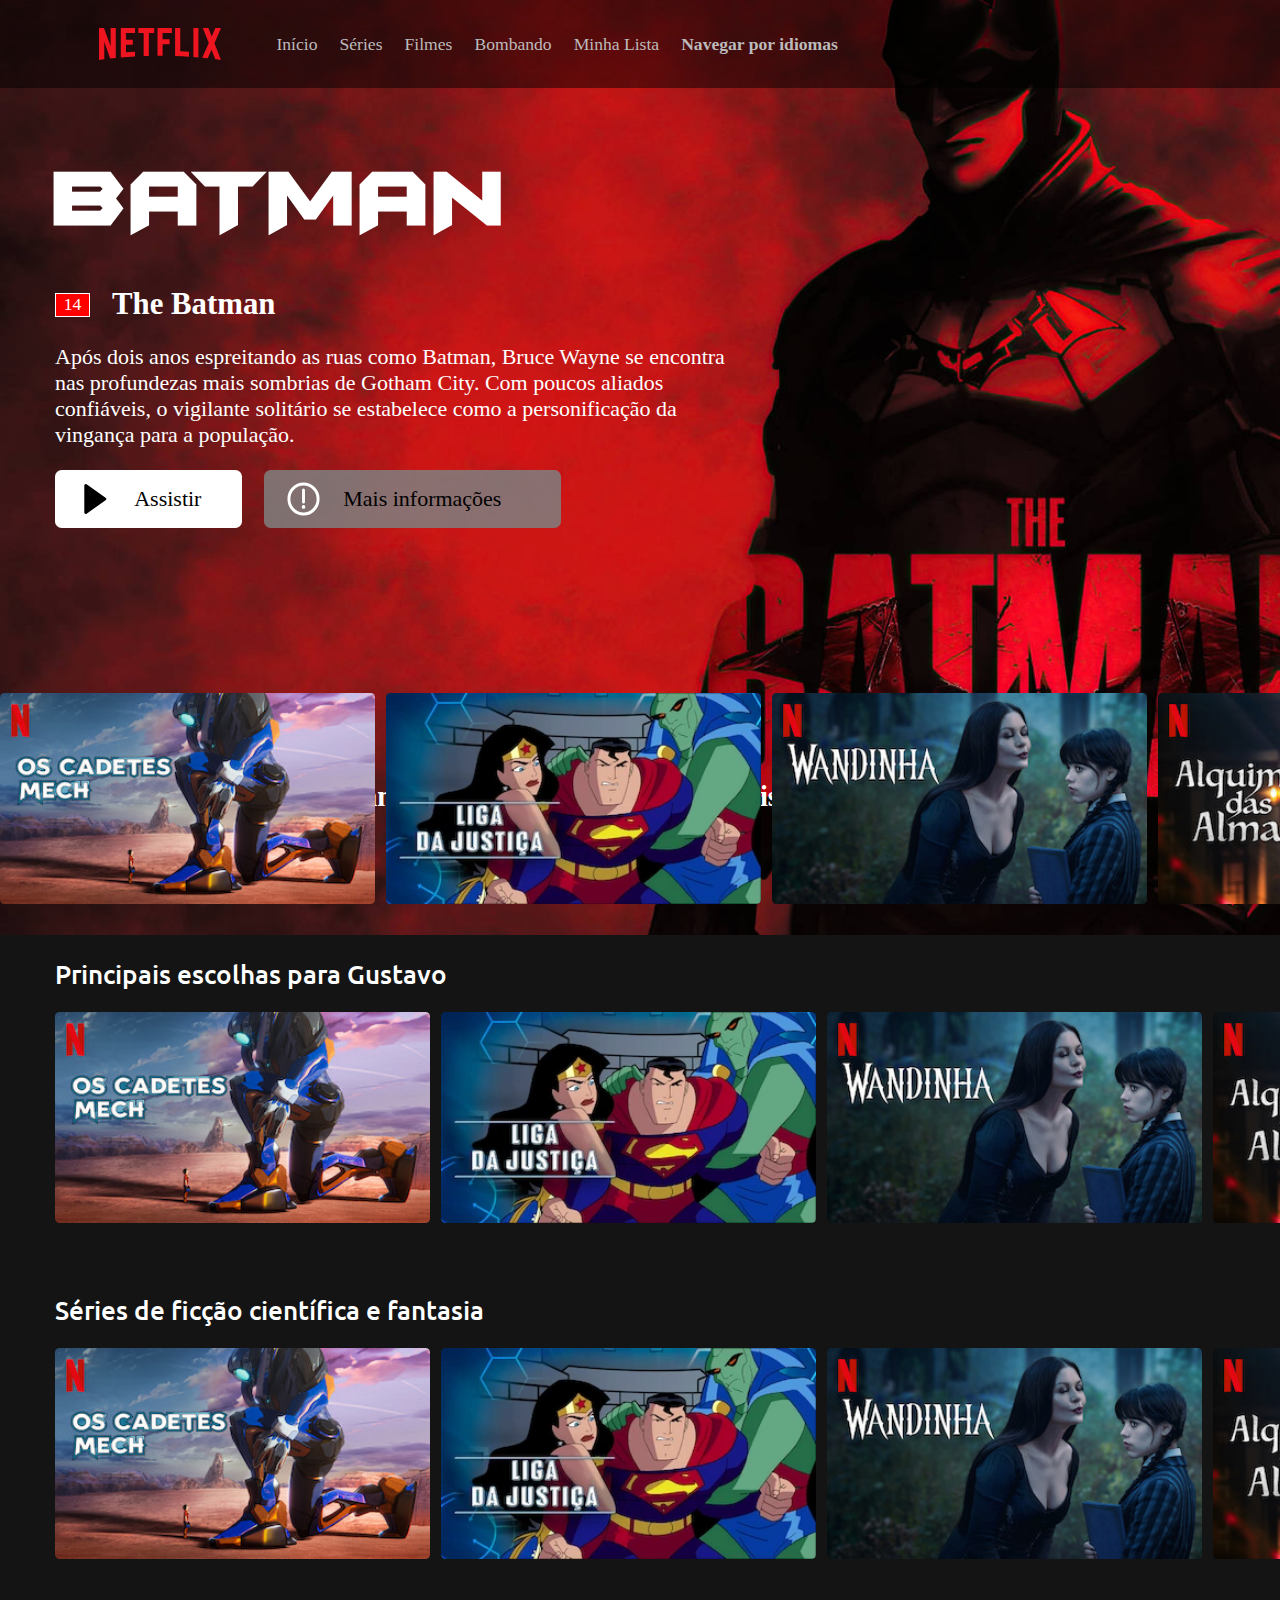
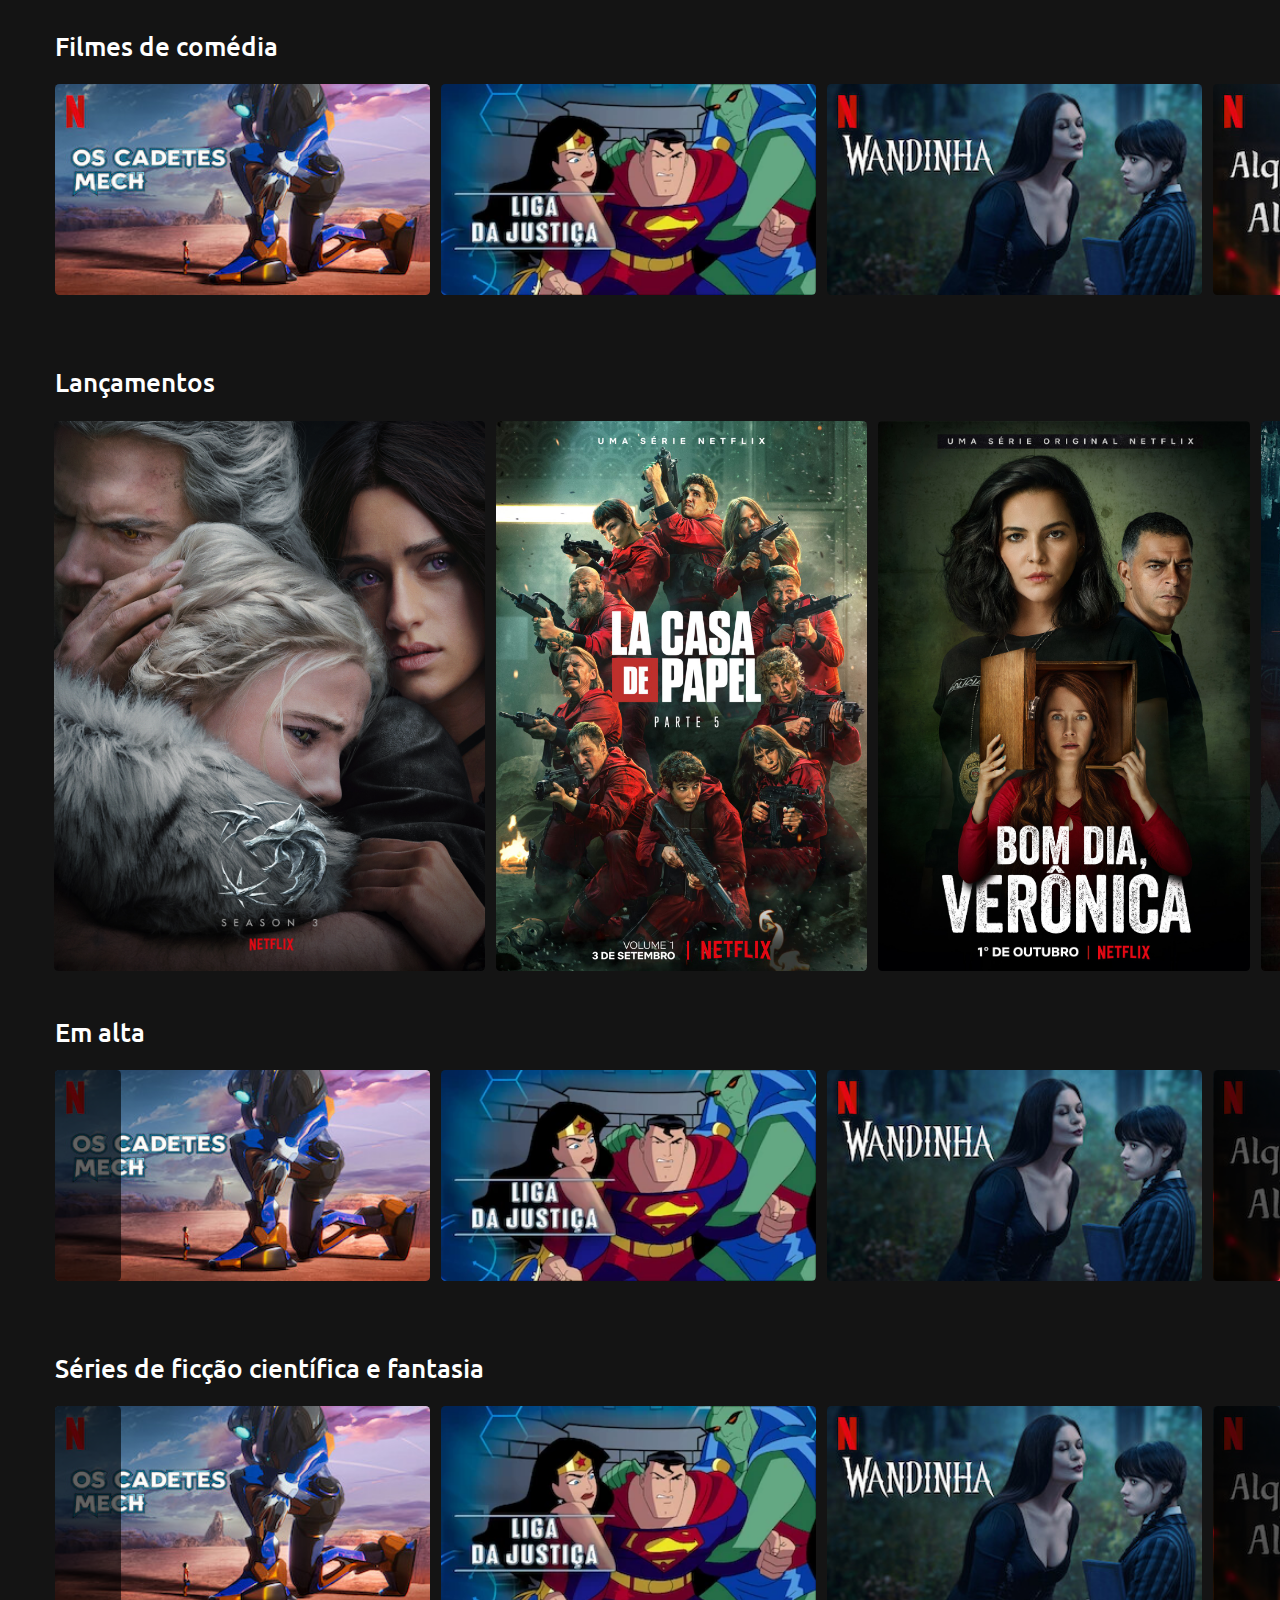
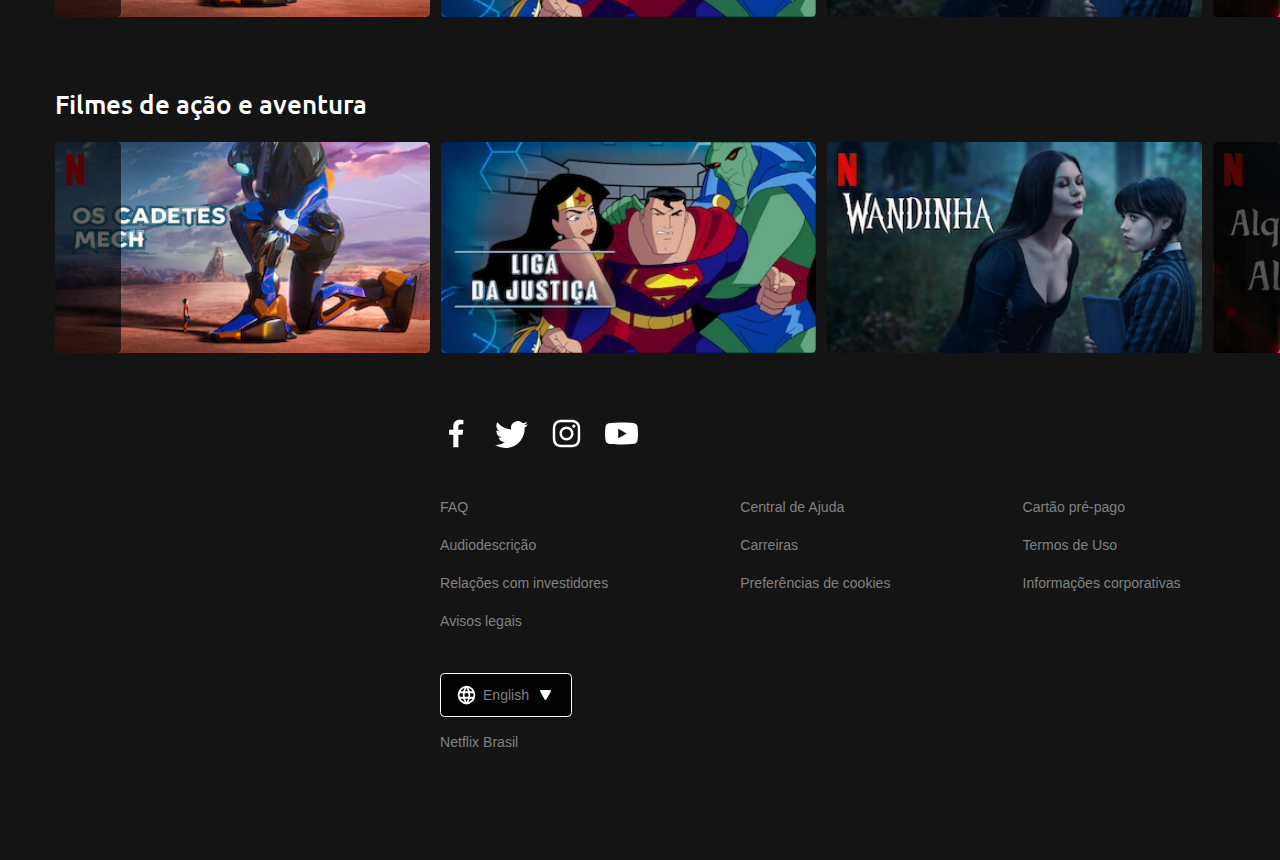
<file: index.html>
<!DOCTYPE html>
<html lang="pt-br">
<head>
    <meta charset="UTF-8">
    <meta name="viewport" content="width=device-width, initial-scale=1.0">
    <meta http-equiv="X-UA-Compatible" content="ie=edge">
    <link rel="stylesheet" href="style.css">
    <script src="app.js" defer></script>
    <title>Netlix - Inicio</title>
</head>
<body>  
    <main id="main_cima">
        <section id="secao1">
            <header>
                <div id="div_esquerda_header">
                    <img src="assets/logo_texto.svg" alt="Logo Netflix">
                    <nav id="links_header">
                        <a href="">Início</a>
                        <a href="">Séries</a>
                        <a href="">Filmes</a>
                        <a href="">Bombando</a>
                        <a href="">Minha Lista</a>
                        <a href="">Navegar por idiomas</a>
                    </nav>
                </div>
                <div id="div_direita_header">
                    <div id="div_botao">
                        <form id="form_header" action="">
                          <button id="botao_formulario"><img class="imgs_header_icons" src="assets/lupa.svg" alt=""></button>
                          <input type="search" name="input_formulario" id="input_formulario" placeholder="Títulos, gente e gêneros">
                        </form>
                      </div>
                    <a href="">Infantil</a>
                    <button><img class="imgs_header_icons" src="assets/alarme.svg" alt=""></button>
                    <div id="div_interior_div_direita_header">
                        <button>
                            <img id="img_shawn" src="assets/perfil1.png" alt="">
                            <img id="img_seta_cima" src="assets/seta_cima.svg" alt="">
                        </button>
                    </div>
                </div>
            </header>
            <main id="divs_secao1">
                <div id="div_cima_secao1">
                    <h1>BATMAN</h1>
                    <div id="div_indicacao_secao1">
                        <p>14</p>
                        <h2>The Batman</h2>
                    </div>
                    <p>Após dois anos espreitando as ruas como Batman, Bruce Wayne se encontra nas profundezas mais sombrias de Gotham City. Com poucos aliados confiáveis, o vigilante solitário se estabelece como a personificação da vingança para a população.</p>
                    <div id="div_botoes_secao1">
                        <button id="botao1_secao1"><img src="assets/seta_direita.svg" alt=""> Assistir</button>
                        <button id="botao2_secao1"><img src="assets/atencao_icon.svg" alt="">Mais informações</button>
                    </div>
                </div>
                <div id="div_slider_secao1">
                    <h3 class="titulos_secoes">Geeky: ficção científica, fantasia, super-heróis e muito mais</h3>
                    <div id="slider">
                        <button id="botao1_slider"><img id="botao1_slider_img" src="assets/seta_esquerda2.svg" alt=""></button>
                        <div id="div_slider">
                            <div id="div_slider_interno">
                                <img src="assets/img1.jpg" alt="">
                                <img src="assets/img2.jpg" alt="">
                                <img src="assets/img3.jpg" alt="">
                                <img src="assets/img4.jpg" alt="">
                                <img src="assets/img5.jpg" alt="">
                                <img src="assets/img6.jpg" alt="">
                                <img src="assets/img7.jpg" alt="">
                                <img src="assets/img8.jpg" alt="">
                                <img src="assets/img9.jpg" alt="">
                                <img src="assets/img10.jpg" alt="">
                                <img src="assets/img11.webp" alt="">
                                <img src="assets/img12.jpg" alt="">
                                <img src="assets/img13.webp" alt="">
                                <img src="assets/img14.jpg" alt="">
                                <img src="assets/img15.jpg" alt="">
                                <img src="assets/img16.jpg" alt="">
                                <img src="assets/img17.jpg" alt="">
                                <img src="assets/img18.jpg" alt="">
                                <img src="assets/img19.webp" alt="">
                                <img src="assets/img20.jpg" alt="">
                                <img src="assets/img21.jpg" alt="">
                                <img src="assets/img22.jpg" alt="">
                                <img src="assets/img23.jpg" alt="">
                                <img src="assets/img24.jpg" alt="">
                                <img src="assets/img25.jpg" alt="">
                                <img src="assets/img26.jpg" alt="">
                                <img src="assets/img27.webp" alt="">
                                <img src="assets/img28.jpg" alt="">
                                <img src="assets/img29.webp" alt="">
                                <img src="assets/img30.jpg" alt="">
                                <img src="assets/img31.webp" alt="">
                                <img src="assets/img32.jpg" alt="">
                                <img src="assets/img33.jpg" alt="">
                                <img src="assets/img34.jpg" alt="">
                                <img src="assets/img35.jpg" alt="">
                                <img src="assets/img36.webp" alt="">
                                <img src="assets/img37.jpg" alt="">
                                <img src="assets/img38.jpg" alt="">
                                <img src="assets/img39.webp" alt="">
                                <img src="assets/img40.jpg" alt="">
                            </div>
                        </div>
                        <button id="botao2_slider"><img id="botao2_slider_img" src="assets/seta_direita2.svg" alt=""></button>
                    </div>
                </div>
            </main>
        </section> 
    </main>
    <main id="main_baixo">
        <section id="secao2">
            <h3 class="titulos_secoes">Principais escolhas para Gustavo</h3>
            <div id="slider_secao2">
                        <button id="botao1_slider_secao2"><img id="botao1_slider_secao2_img" src="assets/seta_esquerda2.svg" alt=""></button>
                        <div id="div_slider_secao2">
                            <div id="div_slider_secao2_interno">
                                <img src="assets/img1.jpg" alt="">
                                <img src="assets/img2.jpg" alt="">
                                <img src="assets/img3.jpg" alt="">
                                <img src="assets/img4.jpg" alt="">
                                <img src="assets/img5.jpg" alt="">
                                <img src="assets/img6.jpg" alt="">
                                <img src="assets/img7.jpg" alt="">
                                <img src="assets/img8.jpg" alt="">
                                <img src="assets/img9.jpg" alt="">
                                <img src="assets/img10.jpg" alt="">
                                <img src="assets/img11.webp" alt="">
                                <img src="assets/img12.jpg" alt="">
                                <img src="assets/img13.webp" alt="">
                                <img src="assets/img14.jpg" alt="">
                                <img src="assets/img15.jpg" alt="">
                                <img src="assets/img16.jpg" alt="">
                                <img src="assets/img17.jpg" alt="">
                                <img src="assets/img18.jpg" alt="">
                                <img src="assets/img19.webp" alt="">
                                <img src="assets/img20.jpg" alt="">
                                <img src="assets/img21.jpg" alt="">
                                <img src="assets/img22.jpg" alt="">
                                <img src="assets/img23.jpg" alt="">
                                <img src="assets/img24.jpg" alt="">
                                <img src="assets/img25.jpg" alt="">
                                <img src="assets/img26.jpg" alt="">
                                <img src="assets/img27.webp" alt="">
                                <img src="assets/img28.jpg" alt="">
                                <img src="assets/img29.webp" alt="">
                                <img src="assets/img30.jpg" alt="">
                                <img src="assets/img31.webp" alt="">
                                <img src="assets/img32.jpg" alt="">
                                <img src="assets/img33.jpg" alt="">
                                <img src="assets/img34.jpg" alt="">
                                <img src="assets/img35.jpg" alt="">
                                <img src="assets/img36.webp" alt="">
                                <img src="assets/img37.jpg" alt="">
                                <img src="assets/img38.jpg" alt="">
                                <img src="assets/img39.webp" alt="">
                                <img src="assets/img40.jpg" alt="">
                                <img src="assets/img1.jpg" alt="">
                                <img src="assets/img2.jpg" alt="">
                                <img src="assets/img3.jpg" alt="">
                                <img src="assets/img4.jpg" alt="">
                                <img src="assets/img5.jpg" alt="">
                                <img src="assets/img6.jpg" alt="">
                                <img src="assets/img7.jpg" alt="">
                                <img src="assets/img8.jpg" alt="">
                                <img src="assets/img9.jpg" alt="">
                                <img src="assets/img10.jpg" alt="">
                                <img src="assets/img11.webp" alt="">
                                <img src="assets/img12.jpg" alt="">
                                <img src="assets/img13.webp" alt="">
                                <img src="assets/img14.jpg" alt="">
                                <img src="assets/img15.jpg" alt="">
                                <img src="assets/img16.jpg" alt="">
                                <img src="assets/img17.jpg" alt="">
                                <img src="assets/img18.jpg" alt="">
                                <img src="assets/img19.webp" alt="">
                                <img src="assets/img20.jpg" alt="">
                                <img src="assets/img21.jpg" alt="">
                                <img src="assets/img22.jpg" alt="">
                                <img src="assets/img23.jpg" alt="">
                                <img src="assets/img24.jpg" alt="">
                                <img src="assets/img25.jpg" alt="">
                                <img src="assets/img26.jpg" alt="">
                                <img src="assets/img27.webp" alt="">
                                <img src="assets/img28.jpg" alt="">
                                <img src="assets/img29.webp" alt="">
                                <img src="assets/img30.jpg" alt="">
                                <img src="assets/img31.webp" alt="">
                                <img src="assets/img32.jpg" alt="">
                                <img src="assets/img33.jpg" alt="">
                                <img src="assets/img34.jpg" alt="">
                                <img src="assets/img35.jpg" alt="">
                                <img src="assets/img36.webp" alt="">
                                <img src="assets/img37.jpg" alt="">
                                <img src="assets/img38.jpg" alt="">
                                <img src="assets/img39.webp" alt="">
                                <img src="assets/img40.jpg" alt="">
                            </div>
                        </div>
                        <button id="botao2_slider_secao2"><img id="botao2_slider_secao2_img" src="assets/seta_direita2.svg" alt=""></button>
                    </div>
        </section>
        <section id="secao3">
            <h3 class="titulos_secoes">Séries de ficção científica e fantasia</h3>
            <div id="slider_secao3">
                        <button id="botao1_slider_secao3"><img id="botao1_slider_secao3_img" src="assets/seta_esquerda2.svg" alt=""></button>
                        <div id="div_slider_secao3">
                            <div id="div_slider_secao3_interno">
                                <img src="assets/img1.jpg" alt="">
                                <img src="assets/img2.jpg" alt="">
                                <img src="assets/img3.jpg" alt="">
                                <img src="assets/img4.jpg" alt="">
                                <img src="assets/img5.jpg" alt="">
                                <img src="assets/img6.jpg" alt="">
                                <img src="assets/img7.jpg" alt="">
                                <img src="assets/img8.jpg" alt="">
                                <img src="assets/img9.jpg" alt="">
                                <img src="assets/img10.jpg" alt="">
                                <img src="assets/img11.webp" alt="">
                                <img src="assets/img12.jpg" alt="">
                                <img src="assets/img13.webp" alt="">
                                <img src="assets/img14.jpg" alt="">
                                <img src="assets/img15.jpg" alt="">
                                <img src="assets/img16.jpg" alt="">
                                <img src="assets/img17.jpg" alt="">
                                <img src="assets/img18.jpg" alt="">
                                <img src="assets/img19.webp" alt="">
                                <img src="assets/img20.jpg" alt="">
                                <img src="assets/img21.jpg" alt="">
                                <img src="assets/img22.jpg" alt="">
                                <img src="assets/img23.jpg" alt="">
                                <img src="assets/img24.jpg" alt="">
                                <img src="assets/img25.jpg" alt="">
                                <img src="assets/img26.jpg" alt="">
                                <img src="assets/img27.webp" alt="">
                                <img src="assets/img28.jpg" alt="">
                                <img src="assets/img29.webp" alt="">
                                <img src="assets/img30.jpg" alt="">
                                <img src="assets/img31.webp" alt="">
                                <img src="assets/img32.jpg" alt="">
                                <img src="assets/img33.jpg" alt="">
                                <img src="assets/img34.jpg" alt="">
                                <img src="assets/img35.jpg" alt="">
                                <img src="assets/img36.webp" alt="">
                                <img src="assets/img37.jpg" alt="">
                                <img src="assets/img38.jpg" alt="">
                                <img src="assets/img39.webp" alt="">
                                <img src="assets/img40.jpg" alt="">
                                <img src="assets/img1.jpg" alt="">
                                <img src="assets/img2.jpg" alt="">
                                <img src="assets/img3.jpg" alt="">
                                <img src="assets/img4.jpg" alt="">
                                <img src="assets/img5.jpg" alt="">
                                <img src="assets/img6.jpg" alt="">
                                <img src="assets/img7.jpg" alt="">
                                <img src="assets/img8.jpg" alt="">
                                <img src="assets/img9.jpg" alt="">
                                <img src="assets/img10.jpg" alt="">
                                <img src="assets/img11.webp" alt="">
                                <img src="assets/img12.jpg" alt="">
                                <img src="assets/img13.webp" alt="">
                                <img src="assets/img14.jpg" alt="">
                                <img src="assets/img15.jpg" alt="">
                                <img src="assets/img16.jpg" alt="">
                                <img src="assets/img17.jpg" alt="">
                                <img src="assets/img18.jpg" alt="">
                                <img src="assets/img19.webp" alt="">
                                <img src="assets/img20.jpg" alt="">
                                <img src="assets/img21.jpg" alt="">
                                <img src="assets/img22.jpg" alt="">
                                <img src="assets/img23.jpg" alt="">
                                <img src="assets/img24.jpg" alt="">
                                <img src="assets/img25.jpg" alt="">
                                <img src="assets/img26.jpg" alt="">
                                <img src="assets/img27.webp" alt="">
                                <img src="assets/img28.jpg" alt="">
                                <img src="assets/img29.webp" alt="">
                                <img src="assets/img30.jpg" alt="">
                                <img src="assets/img31.webp" alt="">
                                <img src="assets/img32.jpg" alt="">
                                <img src="assets/img33.jpg" alt="">
                                <img src="assets/img34.jpg" alt="">
                                <img src="assets/img35.jpg" alt="">
                                <img src="assets/img36.webp" alt="">
                                <img src="assets/img37.jpg" alt="">
                                <img src="assets/img38.jpg" alt="">
                                <img src="assets/img39.webp" alt="">
                                <img src="assets/img40.jpg" alt="">
                            </div>
                        </div>
                        <button id="botao2_slider_secao3"><img id="botao2_slider_secao3_img" src="assets/seta_direita2.svg" alt=""></button>
                    </div>
        </section>
        <section id="secao3b">
            <h3 class="titulos_secoes">Filmes de comédia</h3>
            <div id="slider_secao3b">
                        <button id="botao1_slider_secao3b"><img id="botao1_slider_secao3b_img" src="assets/seta_esquerda2.svg" alt=""></button>
                        <div id="div_slider_secao3b">
                            <div id="div_slider_secao3b_interno">
                                <img src="assets/img1.jpg" alt="">
                                <img src="assets/img2.jpg" alt="">
                                <img src="assets/img3.jpg" alt="">
                                <img src="assets/img4.jpg" alt="">
                                <img src="assets/img5.jpg" alt="">
                                <img src="assets/img6.jpg" alt="">
                                <img src="assets/img7.jpg" alt="">
                                <img src="assets/img8.jpg" alt="">
                                <img src="assets/img9.jpg" alt="">
                                <img src="assets/img10.jpg" alt="">
                                <img src="assets/img11.webp" alt="">
                                <img src="assets/img12.jpg" alt="">
                                <img src="assets/img13.webp" alt="">
                                <img src="assets/img14.jpg" alt="">
                                <img src="assets/img15.jpg" alt="">
                                <img src="assets/img16.jpg" alt="">
                                <img src="assets/img17.jpg" alt="">
                                <img src="assets/img18.jpg" alt="">
                                <img src="assets/img19.webp" alt="">
                                <img src="assets/img20.jpg" alt="">
                                <img src="assets/img21.jpg" alt="">
                                <img src="assets/img22.jpg" alt="">
                                <img src="assets/img23.jpg" alt="">
                                <img src="assets/img24.jpg" alt="">
                                <img src="assets/img25.jpg" alt="">
                                <img src="assets/img26.jpg" alt="">
                                <img src="assets/img27.webp" alt="">
                                <img src="assets/img28.jpg" alt="">
                                <img src="assets/img29.webp" alt="">
                                <img src="assets/img30.jpg" alt="">
                                <img src="assets/img31.webp" alt="">
                                <img src="assets/img32.jpg" alt="">
                                <img src="assets/img33.jpg" alt="">
                                <img src="assets/img34.jpg" alt="">
                                <img src="assets/img35.jpg" alt="">
                                <img src="assets/img36.webp" alt="">
                                <img src="assets/img37.jpg" alt="">
                                <img src="assets/img38.jpg" alt="">
                                <img src="assets/img39.webp" alt="">
                                <img src="assets/img40.jpg" alt="">
                                <img src="assets/img1.jpg" alt="">
                                <img src="assets/img2.jpg" alt="">
                                <img src="assets/img3.jpg" alt="">
                                <img src="assets/img4.jpg" alt="">
                                <img src="assets/img5.jpg" alt="">
                                <img src="assets/img6.jpg" alt="">
                                <img src="assets/img7.jpg" alt="">
                                <img src="assets/img8.jpg" alt="">
                                <img src="assets/img9.jpg" alt="">
                                <img src="assets/img10.jpg" alt="">
                                <img src="assets/img11.webp" alt="">
                                <img src="assets/img12.jpg" alt="">
                                <img src="assets/img13.webp" alt="">
                                <img src="assets/img14.jpg" alt="">
                                <img src="assets/img15.jpg" alt="">
                                <img src="assets/img16.jpg" alt="">
                                <img src="assets/img17.jpg" alt="">
                                <img src="assets/img18.jpg" alt="">
                                <img src="assets/img19.webp" alt="">
                                <img src="assets/img20.jpg" alt="">
                                <img src="assets/img21.jpg" alt="">
                                <img src="assets/img22.jpg" alt="">
                                <img src="assets/img23.jpg" alt="">
                                <img src="assets/img24.jpg" alt="">
                                <img src="assets/img25.jpg" alt="">
                                <img src="assets/img26.jpg" alt="">
                                <img src="assets/img27.webp" alt="">
                                <img src="assets/img28.jpg" alt="">
                                <img src="assets/img29.webp" alt="">
                                <img src="assets/img30.jpg" alt="">
                                <img src="assets/img31.webp" alt="">
                                <img src="assets/img32.jpg" alt="">
                                <img src="assets/img33.jpg" alt="">
                                <img src="assets/img34.jpg" alt="">
                                <img src="assets/img35.jpg" alt="">
                                <img src="assets/img36.webp" alt="">
                                <img src="assets/img37.jpg" alt="">
                                <img src="assets/img38.jpg" alt="">
                                <img src="assets/img39.webp" alt="">
                                <img src="assets/img40.jpg" alt="">
                            </div>
                        </div>
                        <button id="botao2_slider_secao3b"><img id="botao2_slider_secao3b_img" src="assets/seta_direita2.svg" alt=""></button>
                    </div>
        </section>
        <section id="secao4">
            <h3 class="titulos_secoes">Lançamentos</h3>
            <div id="slider_secao4">
                <button id="botao1_slider_secao4"><img id="botao1_slider_secao4_img" src="assets/seta_esquerda2.svg" alt=""></button>
                <div id="div_slider_secao4">
                    <div id="div_slider_secao4_interno" style="margin-left: -1px;">
                        <img src="assets/img_vertical1.jpg" alt="">
                        <img src="assets/img_vertical2.jpg" alt="">
                        <img src="assets/img_vertical3.jpg" alt="">
                        <img src="assets/img_vertical4.jpg" alt="">
                        <img src="assets/img_vertical5.jpg" alt="">
                        <img src="assets/img_vertical6.jpg" alt="">
                        <img src="assets/img_vertical7.jpg" alt="">
                        <img src="assets/img_vertical8.jpg" alt="">
                        <img src="assets/img_vertical9.jpg" alt="">
                        <img src="assets/img_vertical10.jpg" alt="">
                        <img src="assets/img_vertical11.jpg" alt="">
                        <img src="assets/img_vertical12.jpg" alt="">
                        <img src="assets/img_vertical1.jpg" alt="">
                        <img src="assets/img_vertical2.jpg" alt="">
                        <img src="assets/img_vertical3.jpg" alt="">
                        <img src="assets/img_vertical4.jpg" alt="">
                        <img src="assets/img_vertical5.jpg" alt="">
                        <img src="assets/img_vertical6.jpg" alt="">
                        <img src="assets/img_vertical7.jpg" alt="">
                        <img src="assets/img_vertical8.jpg" alt="">
                        <img src="assets/img_vertical9.jpg" alt="">
                        <img src="assets/img_vertical10.jpg" alt="">
                        <img src="assets/img_vertical11.jpg" alt="">
                        <img src="assets/img_vertical12.jpg" alt="">
                        <img src="assets/img_vertical1.jpg" alt="">
                        <img src="assets/img_vertical2.jpg" alt="">
                        <img src="assets/img_vertical3.jpg" alt="">
                        <img src="assets/img_vertical4.jpg" alt="">
                        <img src="assets/img_vertical5.jpg" alt="">
                        <img src="assets/img_vertical6.jpg" alt="">
                        <img src="assets/img_vertical7.jpg" alt="">
                        <img src="assets/img_vertical8.jpg" alt="">
                        <img src="assets/img_vertical9.jpg" alt="">
                        <img src="assets/img_vertical10.jpg" alt="">
                        <img src="assets/img_vertical11.jpg" alt="">
                        <img src="assets/img_vertical12.jpg" alt="">
                        <img src="assets/img_vertical1.jpg" alt="">
                        <img src="assets/img_vertical2.jpg" alt="">
                        <img src="assets/img_vertical3.jpg" alt="">
                        <img src="assets/img_vertical4.jpg" alt="">
                        <img src="assets/img_vertical5.jpg" alt="">
                        <img src="assets/img_vertical6.jpg" alt="">
                        <img src="assets/img_vertical7.jpg" alt="">
                        <img src="assets/img_vertical8.jpg" alt="">
                        <img src="assets/img_vertical9.jpg" alt="">
                        <img src="assets/img_vertical10.jpg" alt="">
                        <img src="assets/img_vertical11.jpg" alt="">
                        <img src="assets/img_vertical12.jpg" alt="">
                        <img src="assets/img_vertical1.jpg" alt="">
                        <img src="assets/img_vertical2.jpg" alt="">
                        <img src="assets/img_vertical3.jpg" alt="">
                        <img src="assets/img_vertical4.jpg" alt="">
                        <img src="assets/img_vertical5.jpg" alt="">
                        <img src="assets/img_vertical6.jpg" alt="">
                        <img src="assets/img_vertical7.jpg" alt="">
                        <img src="assets/img_vertical8.jpg" alt="">
                        <img src="assets/img_vertical9.jpg" alt="">
                        <img src="assets/img_vertical10.jpg" alt="">
                        <img src="assets/img_vertical11.jpg" alt="">
                        <img src="assets/img_vertical12.jpg" alt="">
                        <img src="assets/img_vertical1.jpg" alt="">
                        <img src="assets/img_vertical2.jpg" alt="">
                        <img src="assets/img_vertical3.jpg" alt="">
                        <img src="assets/img_vertical4.jpg" alt="">
                        <img src="assets/img_vertical5.jpg" alt="">
                        <img src="assets/img_vertical6.jpg" alt="">
                        <img src="assets/img_vertical7.jpg" alt="">
                        <img src="assets/img_vertical8.jpg" alt="">
                        <img src="assets/img_vertical9.jpg" alt="">
                        <img src="assets/img_vertical10.jpg" alt="">
                        <img src="assets/img_vertical11.jpg" alt="">
                        <img src="assets/img_vertical12.jpg" alt="">
                      </div>
                </div>
                <button id="botao2_slider_secao4"><img id="botao2_slider_secao4_img" src="assets/seta_direita2.svg" alt=""></button>
            </div>
        </section>
        <section id="secao5">
            <h3 class="titulos_secoes">Em alta</h3>
            <div id="slider_secao5">
                        <button id="botao1_slider_secao5"><img id="botao1_slider_secao5_img" src="assets/seta_esquerda2.svg" alt=""></button>
                        <div id="div_slider_secao5">
                            <div id="div_slider_secao5_interno">
                                <img src="assets/img1.jpg" alt="">
                                <img src="assets/img2.jpg" alt="">
                                <img src="assets/img3.jpg" alt="">
                                <img src="assets/img4.jpg" alt="">
                                <img src="assets/img5.jpg" alt="">
                                <img src="assets/img6.jpg" alt="">
                                <img src="assets/img7.jpg" alt="">
                                <img src="assets/img8.jpg" alt="">
                                <img src="assets/img9.jpg" alt="">
                                <img src="assets/img10.jpg" alt="">
                                <img src="assets/img11.webp" alt="">
                                <img src="assets/img12.jpg" alt="">
                                <img src="assets/img13.webp" alt="">
                                <img src="assets/img14.jpg" alt="">
                                <img src="assets/img15.jpg" alt="">
                                <img src="assets/img16.jpg" alt="">
                                <img src="assets/img17.jpg" alt="">
                                <img src="assets/img18.jpg" alt="">
                                <img src="assets/img19.webp" alt="">
                                <img src="assets/img20.jpg" alt="">
                                <img src="assets/img21.jpg" alt="">
                                <img src="assets/img22.jpg" alt="">
                                <img src="assets/img23.jpg" alt="">
                                <img src="assets/img24.jpg" alt="">
                                <img src="assets/img25.jpg" alt="">
                                <img src="assets/img26.jpg" alt="">
                                <img src="assets/img27.webp" alt="">
                                <img src="assets/img28.jpg" alt="">
                                <img src="assets/img29.webp" alt="">
                                <img src="assets/img30.jpg" alt="">
                                <img src="assets/img31.webp" alt="">
                                <img src="assets/img32.jpg" alt="">
                                <img src="assets/img33.jpg" alt="">
                                <img src="assets/img34.jpg" alt="">
                                <img src="assets/img35.jpg" alt="">
                                <img src="assets/img36.webp" alt="">
                                <img src="assets/img37.jpg" alt="">
                                <img src="assets/img38.jpg" alt="">
                                <img src="assets/img39.webp" alt="">
                                <img src="assets/img40.jpg" alt="">
                                <img src="assets/img1.jpg" alt="">
                                <img src="assets/img2.jpg" alt="">
                                <img src="assets/img3.jpg" alt="">
                                <img src="assets/img4.jpg" alt="">
                                <img src="assets/img5.jpg" alt="">
                                <img src="assets/img6.jpg" alt="">
                                <img src="assets/img7.jpg" alt="">
                                <img src="assets/img8.jpg" alt="">
                                <img src="assets/img9.jpg" alt="">
                                <img src="assets/img10.jpg" alt="">
                                <img src="assets/img11.webp" alt="">
                                <img src="assets/img12.jpg" alt="">
                                <img src="assets/img13.webp" alt="">
                                <img src="assets/img14.jpg" alt="">
                                <img src="assets/img15.jpg" alt="">
                                <img src="assets/img16.jpg" alt="">
                                <img src="assets/img17.jpg" alt="">
                                <img src="assets/img18.jpg" alt="">
                                <img src="assets/img19.webp" alt="">
                                <img src="assets/img20.jpg" alt="">
                                <img src="assets/img21.jpg" alt="">
                                <img src="assets/img22.jpg" alt="">
                                <img src="assets/img23.jpg" alt="">
                                <img src="assets/img24.jpg" alt="">
                                <img src="assets/img25.jpg" alt="">
                                <img src="assets/img26.jpg" alt="">
                                <img src="assets/img27.webp" alt="">
                                <img src="assets/img28.jpg" alt="">
                                <img src="assets/img29.webp" alt="">
                                <img src="assets/img30.jpg" alt="">
                                <img src="assets/img31.webp" alt="">
                                <img src="assets/img32.jpg" alt="">
                                <img src="assets/img33.jpg" alt="">
                                <img src="assets/img34.jpg" alt="">
                                <img src="assets/img35.jpg" alt="">
                                <img src="assets/img36.webp" alt="">
                                <img src="assets/img37.jpg" alt="">
                                <img src="assets/img38.jpg" alt="">
                                <img src="assets/img39.webp" alt="">
                                <img src="assets/img40.jpg" alt="">
                            </div>
                        </div>
                        <button id="botao2_slider_secao5"><img id="botao2_slider_secao5_img" src="assets/seta_direita2.svg" alt=""></button>
                    </div>
        </section>
        <section id="secao6">
            <h3 class="titulos_secoes">Séries de ficção científica e fantasia</h3>
            <div id="slider_secao6">
                        <button id="botao1_slider_secao6"><img id="botao1_slider_secao6_img" src="assets/seta_esquerda2.svg" alt=""></button>
                        <div id="div_slider_secao6">
                            <div id="div_slider_secao6_interno">
                                <img src="assets/img1.jpg" alt="">
                                <img src="assets/img2.jpg" alt="">
                                <img src="assets/img3.jpg" alt="">
                                <img src="assets/img4.jpg" alt="">
                                <img src="assets/img5.jpg" alt="">
                                <img src="assets/img6.jpg" alt="">
                                <img src="assets/img7.jpg" alt="">
                                <img src="assets/img8.jpg" alt="">
                                <img src="assets/img9.jpg" alt="">
                                <img src="assets/img10.jpg" alt="">
                                <img src="assets/img11.webp" alt="">
                                <img src="assets/img12.jpg" alt="">
                                <img src="assets/img13.webp" alt="">
                                <img src="assets/img14.jpg" alt="">
                                <img src="assets/img15.jpg" alt="">
                                <img src="assets/img16.jpg" alt="">
                                <img src="assets/img17.jpg" alt="">
                                <img src="assets/img18.jpg" alt="">
                                <img src="assets/img19.webp" alt="">
                                <img src="assets/img20.jpg" alt="">
                                <img src="assets/img21.jpg" alt="">
                                <img src="assets/img22.jpg" alt="">
                                <img src="assets/img23.jpg" alt="">
                                <img src="assets/img24.jpg" alt="">
                                <img src="assets/img25.jpg" alt="">
                                <img src="assets/img26.jpg" alt="">
                                <img src="assets/img27.webp" alt="">
                                <img src="assets/img28.jpg" alt="">
                                <img src="assets/img29.webp" alt="">
                                <img src="assets/img30.jpg" alt="">
                                <img src="assets/img31.webp" alt="">
                                <img src="assets/img32.jpg" alt="">
                                <img src="assets/img33.jpg" alt="">
                                <img src="assets/img34.jpg" alt="">
                                <img src="assets/img35.jpg" alt="">
                                <img src="assets/img36.webp" alt="">
                                <img src="assets/img37.jpg" alt="">
                                <img src="assets/img38.jpg" alt="">
                                <img src="assets/img39.webp" alt="">
                                <img src="assets/img40.jpg" alt="">
                                <img src="assets/img1.jpg" alt="">
                                <img src="assets/img2.jpg" alt="">
                                <img src="assets/img3.jpg" alt="">
                                <img src="assets/img4.jpg" alt="">
                                <img src="assets/img5.jpg" alt="">
                                <img src="assets/img6.jpg" alt="">
                                <img src="assets/img7.jpg" alt="">
                                <img src="assets/img8.jpg" alt="">
                                <img src="assets/img9.jpg" alt="">
                                <img src="assets/img10.jpg" alt="">
                                <img src="assets/img11.webp" alt="">
                                <img src="assets/img12.jpg" alt="">
                                <img src="assets/img13.webp" alt="">
                                <img src="assets/img14.jpg" alt="">
                                <img src="assets/img15.jpg" alt="">
                                <img src="assets/img16.jpg" alt="">
                                <img src="assets/img17.jpg" alt="">
                                <img src="assets/img18.jpg" alt="">
                                <img src="assets/img19.webp" alt="">
                                <img src="assets/img20.jpg" alt="">
                                <img src="assets/img21.jpg" alt="">
                                <img src="assets/img22.jpg" alt="">
                                <img src="assets/img23.jpg" alt="">
                                <img src="assets/img24.jpg" alt="">
                                <img src="assets/img25.jpg" alt="">
                                <img src="assets/img26.jpg" alt="">
                                <img src="assets/img27.webp" alt="">
                                <img src="assets/img28.jpg" alt="">
                                <img src="assets/img29.webp" alt="">
                                <img src="assets/img30.jpg" alt="">
                                <img src="assets/img31.webp" alt="">
                                <img src="assets/img32.jpg" alt="">
                                <img src="assets/img33.jpg" alt="">
                                <img src="assets/img34.jpg" alt="">
                                <img src="assets/img35.jpg" alt="">
                                <img src="assets/img36.webp" alt="">
                                <img src="assets/img37.jpg" alt="">
                                <img src="assets/img38.jpg" alt="">
                                <img src="assets/img39.webp" alt="">
                                <img src="assets/img40.jpg" alt="">
                            </div>
                        </div>
                        <button id="botao2_slider_secao6"><img id="botao2_slider_secao6_img" src="assets/seta_direita2.svg" alt=""></button>
                    </div>
        </section>
        <section id="secao7">
            <h3 class="titulos_secoes">Filmes de ação e aventura</h3>
            <div id="slider_secao7">
                        <button id="botao1_slider_secao7"><img id="botao1_slider_secao7_img" src="assets/seta_esquerda2.svg" alt=""></button>
                        <div id="div_slider_secao7">
                            <div id="div_slider_secao7_interno">
                                <img src="assets/img1.jpg" alt="">
                                <img src="assets/img2.jpg" alt="">
                                <img src="assets/img3.jpg" alt="">
                                <img src="assets/img4.jpg" alt="">
                                <img src="assets/img5.jpg" alt="">
                                <img src="assets/img6.jpg" alt="">
                                <img src="assets/img7.jpg" alt="">
                                <img src="assets/img8.jpg" alt="">
                                <img src="assets/img9.jpg" alt="">
                                <img src="assets/img10.jpg" alt="">
                                <img src="assets/img11.webp" alt="">
                                <img src="assets/img12.jpg" alt="">
                                <img src="assets/img13.webp" alt="">
                                <img src="assets/img14.jpg" alt="">
                                <img src="assets/img15.jpg" alt="">
                                <img src="assets/img16.jpg" alt="">
                                <img src="assets/img17.jpg" alt="">
                                <img src="assets/img18.jpg" alt="">
                                <img src="assets/img19.webp" alt="">
                                <img src="assets/img20.jpg" alt="">
                                <img src="assets/img21.jpg" alt="">
                                <img src="assets/img22.jpg" alt="">
                                <img src="assets/img23.jpg" alt="">
                                <img src="assets/img24.jpg" alt="">
                                <img src="assets/img25.jpg" alt="">
                                <img src="assets/img26.jpg" alt="">
                                <img src="assets/img27.webp" alt="">
                                <img src="assets/img28.jpg" alt="">
                                <img src="assets/img29.webp" alt="">
                                <img src="assets/img30.jpg" alt="">
                                <img src="assets/img31.webp" alt="">
                                <img src="assets/img32.jpg" alt="">
                                <img src="assets/img33.jpg" alt="">
                                <img src="assets/img34.jpg" alt="">
                                <img src="assets/img35.jpg" alt="">
                                <img src="assets/img36.webp" alt="">
                                <img src="assets/img37.jpg" alt="">
                                <img src="assets/img38.jpg" alt="">
                                <img src="assets/img39.webp" alt="">
                                <img src="assets/img40.jpg" alt="">
                                <img src="assets/img1.jpg" alt="">
                                <img src="assets/img2.jpg" alt="">
                                <img src="assets/img3.jpg" alt="">
                                <img src="assets/img4.jpg" alt="">
                                <img src="assets/img5.jpg" alt="">
                                <img src="assets/img6.jpg" alt="">
                                <img src="assets/img7.jpg" alt="">
                                <img src="assets/img8.jpg" alt="">
                                <img src="assets/img9.jpg" alt="">
                                <img src="assets/img10.jpg" alt="">
                                <img src="assets/img11.webp" alt="">
                                <img src="assets/img12.jpg" alt="">
                                <img src="assets/img13.webp" alt="">
                                <img src="assets/img14.jpg" alt="">
                                <img src="assets/img15.jpg" alt="">
                                <img src="assets/img16.jpg" alt="">
                                <img src="assets/img17.jpg" alt="">
                                <img src="assets/img18.jpg" alt="">
                                <img src="assets/img19.webp" alt="">
                                <img src="assets/img20.jpg" alt="">
                                <img src="assets/img21.jpg" alt="">
                                <img src="assets/img22.jpg" alt="">
                                <img src="assets/img23.jpg" alt="">
                                <img src="assets/img24.jpg" alt="">
                                <img src="assets/img25.jpg" alt="">
                                <img src="assets/img26.jpg" alt="">
                                <img src="assets/img27.webp" alt="">
                                <img src="assets/img28.jpg" alt="">
                                <img src="assets/img29.webp" alt="">
                                <img src="assets/img30.jpg" alt="">
                                <img src="assets/img31.webp" alt="">
                                <img src="assets/img32.jpg" alt="">
                                <img src="assets/img33.jpg" alt="">
                                <img src="assets/img34.jpg" alt="">
                                <img src="assets/img35.jpg" alt="">
                                <img src="assets/img36.webp" alt="">
                                <img src="assets/img37.jpg" alt="">
                                <img src="assets/img38.jpg" alt="">
                                <img src="assets/img39.webp" alt="">
                                <img src="assets/img40.jpg" alt="">
                            </div>
                        </div>
                        <button id="botao2_slider_secao7"><img id="botao2_slider_secao7_img" src="assets/seta_direita2.svg" alt=""></button>
                    </div>
        </section>
    </main>
    <footer id="secao8">
        <main id="main_secao8">
            <div id="div_subprincipal_main_secao8">
                <div id="icones_rede_sociais">
                    <a href="#"><img src="assets/facebook_icon.svg" alt="Facebook"></a>
                    <a href="#"><img src="assets/twitter_icon.svg" alt="Twitter"></a>
                    <a href="#"><img src="assets/instagram_icon.svg" alt="Instagram"></a>
                    <a href="#"><img src="assets/yt_icon.svg" alt="LinkedIn"></a>
                </div>
                <div id="div_divs_secao8">
                    <div class="div_links_secao8">
                        <a class="links_secao8" href="">FAQ</a>
                        <a class="links_secao8" href="">Audiodescrição</a>
                        <a class="links_secao8" href="">Relações com investidores</a>
                        <a class="links_secao8" href="">Avisos legais</a>
                        
                    </div>
                    <div class="div_links_secao8">
                        <a class="links_secao8" href="">Central de Ajuda</a>
                        <a class="links_secao8" href="">Carreiras</a>
                        <a class="links_secao8" href="">Preferências de cookies</a>
                    </div>
                    <div class="div_links_secao8">
                        <a class="links_secao8" href="">Cartão pré-pago</a>
                        <a class="links_secao8" href="">Termos de Uso</a>
                        <a class="links_secao8" href="">Informações corporativas</a>
                    </div>
                    <div class="div_links_secao8">
                        <a class="links_secao8" href="">Imprensa</a>
                        <a class="links_secao8" href="">Privacidade</a>
                        <a class="links_secao8" href="">Entre em contato</a>
                        <a class="links_secao8" href="">Legal Notices</a>
                    </div>
                </div>
                <div id="div_inferior_secao8">
                    <button id="nav_botao_secoes">
                        <img src="assets/mundo_simbolo.svg" alt="">
                        <a class="links_secao8" href="">English</a>
                        <img src="assets/seta_baixo.svg" alt="">
                    </button>
                    <p>Netflix Brasil</p>
                </div>
            </div>  
        </main>
    </footer>
</body>
</html>
</file>
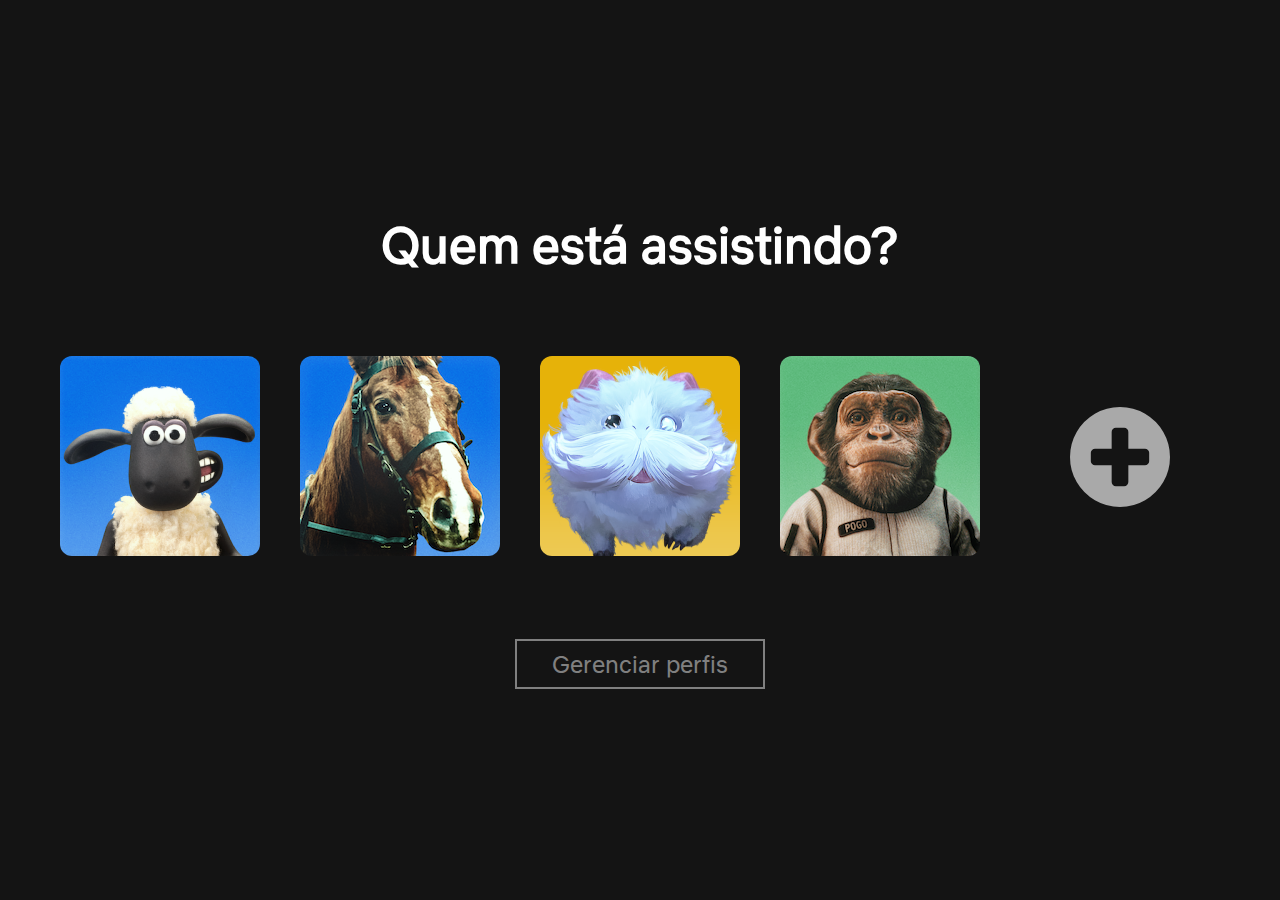
<file: tela_login.html>
<!DOCTYPE html>
<html lang="pt-br">
<head>
    <meta charset="UTF-8">
    <meta name="viewport" content="width=device-width, initial-scale=1.0">
    <meta http-equiv="X-UA-Compatible" content="ie=edge">
    <link rel="stylesheet" href="style2.css">
    <title>Netlix - Login</title>
</head>
<body>
    <main>
        <h1>
            Quem está assistindo?
        </h1>
        <div id="div_meio">
            <button class="botoes_fotos"><img src="assets/perfil1.png" alt=""></button>
            <button class="botoes_fotos"><img src="assets/perfil2.png" alt=""></button>
            <button class="botoes_fotos"><img src="assets/perfil3.png" alt=""></button>
            <button class="botoes_fotos"><img src="assets/perfil4.png" alt=""></button>
            <button class="botoes_fotos"><div style="width: 200px; height: 200px; display: flex; align-items: center; justify-content: center;"><img src="assets/addperfil.svg" alt="" style="width: 50%; height: 50%;"></div></button>
        </div>
        <button id="botao_gerenciar">Gerenciar perfis</button>
    </main>
</body>
</html>
</file>
<file: style.css>
@import url('https://fonts.googleapis.com/css2?family=Plus+Jakarta+Sans:ital,wght@0,200..800;1,200..800&family=Poppins:ital,wght@0,400;1,800&family=Raleway:ital,wght@0,100..900;1,100..900&family=Ubuntu:ital,wght@0,300;0,400;0,500;0,700;1,300;1,400;1,500;1,700&display=swap');

@font-face {
  font-family: "Netflix Sans";
  src: url("netflix-sans-font/NetflixSans-Regular.otf"), format("opentype");
  font-family: "Batman Sans";
  src: url("batman_forever/batmfa__.ttf"), format("truetype");
}

* {
  margin: 0;
  padding: 0;
}

body {
  box-sizing: border-box;
  display: grid;
  grid-template-rows: auto auto auto auto auto auto auto auto;
  zoom: 110%;
  overflow-x: hidden;
}

/* HEADER */
header {
  display: flex;
  justify-content: space-between;
  align-items: center;
  padding: 20px 5%;
  background-color: rgba(0, 0, 0, 0.488);
}

#main_cima {
  background-image: url("assets/fundo_batman.jpeg");
  background-size: cover;
  background-position: center;
  background-repeat: no-repeat;
  display: flex;
  flex-direction: column;
  gap: 20px;
}

#main_baixo {
  display: grid;
  grid-template-rows: 0.5fr 0.5fr 0.5fr 1fr 0.5fr 0.5fr;
  gap: 20px;
  background-color: #141414;
}

.titulos_secoes {
  font-family: "Ubuntu", sans-serif;
  font-size: 1.5rem;
  color: white;
  margin-left: 50px;
  margin-top: 20px;
  font-weight: 500;
}

#div_esquerda_header {
  display: flex;
  align-items: center;
  width: 50%;
  gap: 50px;
}

#links_header {
  display: flex;
  gap: 20px;
}

#links_header>a {
  text-decoration: none;
  color: #bbbbbb;
  font-family: "Netflix Sans";
}

#links_header>a:hover {
  color: white;
}

#links_header>a:last-child {
  font-family: "Netflix Sans";
  color: #bbbbbb;
  font-weight: bold;
}

#links_header>a:last-child:hover {
  color: white;
}

#img_shawn {
  width: 40px;
  height: 40px;
  border-radius: 50%;
}

#div_direita_header {
  display: flex;
  align-items: center;
  gap: 20px;
}

#div_direita_header>a {
  font-family: "Netflix Sans";
  text-decoration: none;
  color: #bbbbbb;
}

#div_direita_header>a:hover {
  color: white;
}

#div_direita_header>button {
  background-color: transparent;
  border: none;
  transition: all 0.3s ease-in-out;
}

#div_direita_header>button:hover {
  cursor: pointer;
  transform: scale(1.05);
}

.imgs_header_icons {
  width: 20px;
  height: 20px;
}

#div_interior_div_direita_header>button {
  display: flex;
  align-items: center;
  gap: 5px;
  background-color: transparent;
  border: none;
  transition: all 0.3s ease-in-out;
}

#div_interior_div_direita_header>button:hover {
  cursor: pointer;
  transform: scale(1.05);
}

#div_interior_div_direita_header>button:hover>#img_seta_cima {
  transition: all 0.5s ease-in-out;
}

#div_interior_div_direita_header>button:hover>#img_seta_cima {
  transform: rotate(180deg);
}

#div_botao>button {
  background-color: transparent;
  border: none;
  transition: all 0.3s ease-in-out;
}

#div_botao>button:hover {
  cursor: pointer;
  transform: scale(1.05);
}

#div_botao>form>input {
  width: 0px;
  height: 30px;
  background-color: #00000092;
  border: none;
  transition: all 0.5s ease-in-out;
  font-family: "Netflix Sans";
  font-size: 16px;
}

#div_botao>form>input:focus {
  outline: white;
}

#div_botao>form>button {
  background-color: transparent;
  border: none;
  width: 30px;

}

#div_botao>form>button:hover {
  cursor: pointer;
  transform: scale(1.05);
}

#div_botao>form {
  display: flex;
}

/* FIM HEADER */
/* SEÇÃO 1 */
#secao1 {
  height: 800px;
  margin-bottom: 50px;
}

#divs_secao1 {
  display: flex;
  flex-direction: column;
  float: left;
  justify-content: center;
  width: 100%;
  height: 90%;

}

#div_cima_secao1 {
  display: flex;
  flex-direction: column;
  justify-content: space-between;
  width: 50%;
  background-color: transparent;
  margin-left: 50px;
  gap: 20px;
}

#div_cima_secao1>h1,
p,
div {
  float: left;
}

#div_cima_secao1>h1 {
  font-family: "Batman Sans";
  font-size: 80px;
  color: white;
  margin-bottom: 20px;
  font-weight: 800;
}

#div_botoes_secao1 {
  display: flex;
  gap: 20px;
}

#botao1_secao1 {
  display: flex;
  align-items: center;
  gap: 20px;
  width: 170px;
  padding-left: 20px;
  background-color: white;
  font-family: "Netflix Sans";
  font-size: 20px;
  border: none;
  border-radius: 6px;
  color: black;
}

#botao1_secao1:hover {
  background-color: #bfbfbf;
  cursor: pointer;
}

#botao2_secao1 {
  display: flex;
  align-items: center;
  gap: 20px;
  width: 270px;
  padding: 10px 10px;
  padding-left: 20px;
  background-color: rgba(128, 128, 128, 0.854);
  font-family: "Netflix Sans";
  font-size: 20px;
  border: none;
  border-radius: 6px;
  color: black;
}

#botao2_secao1:hover {
  background-color: #616161b7;
  cursor: pointer;
}

#div_indicacao_secao1 {
  display: flex;
  gap: 20px;
  align-items: center;
}

#div_indicacao_secao1>p {
  font-family: "Netflix Sans";
  width: 30px;
  height: 20px;
  background-color: red;
  text-align: center;
  border: 1px solid white;
  color: white;
}

#div_cima_secao1>p {
  font-family: "Netflix Sans";
  font-size: 20px;
  color: white;
  width: 70%;
}

#div_indicacao_secao1>h2 {
  font-family: "Netflix Sans";
  font-size: 28px;
  color: white;
}

/*SLIDER SECAO 1*/
#div_slider_secao1 {
  display: flex;
  flex-direction: column;
  width: 1758px;
  margin-top: 130px;
}

#div_slider_secao1>h3 {
  font-family: "Netflix Sans";
  font-size: 26px;
  color: white;
  font-weight: 600;
  margin-top: 100px;
  margin-left: 50px;
}

#slider {
  position: absolute;
  width: 100%;
  margin-top: 20px;
}

#slider>button {
  position: absolute;
  background-color: transparent;
  border: none;
  width: 60px;
  height: 192px;
  transition: all 0.3s ease-in-out;
  border-radius: 4px;

}

/*BOTAO 1*/
#botao1_slider {
  left: 0;
}

#botao1_slider>img {
  margin-left: 10px;
}

/*BOTAO 2*/
#botao2_slider {
  right: 0;
}

#botao2_slider>img {
  margin-right: 10px;
}

#slider>button>img {
  width: 40px;
  height: 40px;
  display: none;
  transition: all 0.7s ease-in-out;

}

#slider>button:hover {
  cursor: pointer;
  background-color: #0000009d;
}

#div_slider_interno {
  display: flex;
  gap: 10px;
  width: 1758px;
  margin-left: 0px;
  transition: all 0.7s ease-in-out;
}

#div_slider_interno>img {
  border-radius: 4px;
}

/* FIM SEÇÃO 1 */
/* SEÇÃO 2 */
#secao2 {
  display: flex;
  flex-direction: column;
  background-color: #141414;
}

#div_slider_secao2 {
  display: flex;
  width: 1758px;
  margin-top: 50px;
  margin-left: 50px;

}

#div_slider_secao2>h3 {
  font-family: "Netflix Sans";
  font-size: 26px;
  color: white;
  font-weight: 600;
  margin-top: 100px;
  margin-left: 50px;
}

#slider_secao2 {
  position: absolute;
  width: 100%;
  margin-top: 20px;
}

#slider_secao2>button {
  position: absolute;
  background-color: transparent;
  border: none;
  width: 70px;
  height: 192px;
  transition: all 0.3s ease-in-out;
  border-radius: 4px;
  margin-top: 50px;
  margin-left: 50px;



}

/*BOTAO 1*/
#botao1_slider_secao2 {
  left: 0;
}

#botao1_slider_secao2>img {
  margin-left: 10px;
}

/*BOTAO 2*/
#botao2_slider_secao2 {
  right: 0;
}

#botao2_slider_secao2>img {
  margin-right: 10px;
}

#slider_secao2>button>img {
  width: 40px;
  height: 40px;
  display: none;
  transition: all 0.7s ease-in-out;

}

#slider_secao2>button:hover {
  cursor: pointer;
  background-color: #0000009d;
}

#div_slider_secao2_interno {
  display: flex;
  gap: 10px;
  width: 1758px;
  margin-left: 0px;
  transition: all 0.7s ease-in-out;
}

#div_slider_secao2_interno>img {
  border-radius: 4px;
}


/* SEÇÃO 3 */
#secao3 {
  height: 220px;
  display: flex;
  flex-direction: column;
  background-color: #141414;
  ;

}

#div_slider_secao3 {
  display: flex;
  flex-direction: column;
  width: 1758px;
  margin-top: 50px;
  margin-left: 50px;

}

#div_slider_secao3>h3 {
  font-family: "Netflix Sans";
  font-size: 26px;
  color: white;
  font-weight: 600;
  margin-top: 100px;
  margin-left: 50px;
}

#slider_secao3 {
  position: absolute;
  width: 100%;
  margin-top: 20px;
}

#slider_secao3>button {
  position: absolute;
  background-color: transparent;
  border: none;
  width: 60px;
  height: 192px;
  transition: all 0.3s ease-in-out;
  border-radius: 4px;
  margin-top: 50px;
  margin-left: 50px;


}

/*BOTAO 1*/
#botao1_slider_secao3 {
  left: 0;
}

#botao1_slider_secao3>img {
  margin-left: 10px;
}

/*BOTAO 2*/
#botao2_slider_secao3 {
  right: 0;
}

#botao2_slider_secao3>img {
  margin-right: 10px;
}

#slider_secao3>button>img {
  width: 40px;
  height: 40px;
  display: none;
  transition: all 0.7s ease-in-out;

}

#slider_secao3>button:hover {
  cursor: pointer;
  background-color: #0000009d;
}

#div_slider_secao3_interno {
  display: flex;
  gap: 10px;
  width: 1758px;
  margin-left: 0px;
  transition: all 0.7s ease-in-out;
}

#div_slider_secao3_interno>img {
  border-radius: 4px;
}

/* FIM SEÇÃO 3 */
/*  INICIO SEÇÃO 3b */
#secao3b {
  height: 220px;
  display: flex;
  flex-direction: column;
  background-color: #141414;
  ;

}

#div_slider_secao3b {
  display: flex;
  flex-direction: column;
  width: 1758px;
  margin-top: 50px;
  margin-left: 50px;

}

#div_slider_secao3b>h3 {
  font-family: "Netflix Sans";
  font-size: 26px;
  color: white;
  font-weight: 600;
  margin-top: 100px;
  margin-left: 50px;
}

#slider_secao3b {
  position: absolute;
  width: 100%;
  margin-top: 20px;
}

#slider_secao3b>button {
  position: absolute;
  background-color: transparent;
  border: none;
  width: 60px;
  height: 192px;
  transition: all 0.3s ease-in-out;
  border-radius: 4px;
  margin-top: 50px;
  margin-left: 50px;


}

/*BOTAO 1*/
#botao1_slider_secao3b {
  left: 0;
}

#botao1_slider_secao3b>img {
  margin-left: 10px;
}

/*BOTAO 2*/
#botao2_slider_secao3b {
  right: 0;
}

#botao2_slider_secao3b>img {
  margin-right: 10px;
}

#slider_secao3b>button>img {
  width: 40px;
  height: 40px;
  display: none;
  transition: all 0.7s ease-in-out;

}

#slider_secao3b>button:hover {
  cursor: pointer;
  background-color: #0000009d;
}

#div_slider_secao3b_interno {
  display: flex;
  gap: 10px;
  width: 1758px;
  margin-left: 0px;
  transition: all 0.7s ease-in-out;
}

#div_slider_secao3b_interno>img {
  border-radius: 4px;
}

/* FIM SEÇÃO 3b */
/* SEÇÃO 4 */
#secao4 {
  background-color: #141414;

}

#div_slider_secao4 {
  display: flex;
  flex-direction: column;
  width: 1758px;
  margin-top: 20px;
  margin-left: 50px;

}

#div_slider_secao4_interno {
  display: flex;
  gap: 10px;
  margin-left: 0px;
  transition: all 0.7s ease-in-out;
}

#div_slider_secao4_interno>img {
  width: 392px;
  height: 500px;
  border-radius: 4px;
}

#div_slider_secao4>h3 {
  font-family: "Netflix Sans";
  font-size: 26px;
  color: white;
  font-weight: 600;
  margin-top: 100px;
  margin-left: 50px;
}

#slider_secao4>button {
  position: absolute;
  background-color: transparent;
  border: none;
  width: 60px;
  height: 500px;
  transition: all 0.3s ease-in-out;
  border-radius: 4px;
  margin-top: 20px;
  margin-left: 50px;


}

/*BOTAO 1*/
#botao1_slider_secao4 {
  left: 0;
  display: none;
}

#botao1_slider_secao4>img {
  margin-left: 10px;
}

/*BOTAO 2*/
#botao2_slider_secao4 {
  right: 0;
}

#botao2_slider_secao4>img {
  margin-right: 10px;
}

#slider_secao4>button>img {
  width: 40px;
  height: 40px;
  display: none;
  transition: all 0.7s ease-in-out;

}

#slider_secao4>button:hover {
  cursor: pointer;
  background-color: #0000009d;
}

#secao5 {
  height: 220px;
  display: flex;
  flex-direction: column;
  background-color: #141414;
  ;

}

/* FIM SEÇÃO 4 */
/* SEÇÃO 5 */
#secao5 {
  height: 220px;
  display: flex;
  flex-direction: column;
  background-color: #141414;
}

#div_slider_secao5 {
  display: flex;
  flex-direction: column;
  width: 1758px;
  margin-top: 50px;
  margin-left: 50px;
}

#div_slider_secao5>h3 {
  font-family: "Netflix Sans";
  font-size: 26px;
  color: white;
  font-weight: 600;
  margin-top: 100px;
  margin-left: 50px;
}

#slider_secao5 {
  position: absolute;
  width: 100%;
  margin-top: 20px;
}

#slider_secao5>button {
  position: absolute;
  background-color: rgba(0, 0, 0, 0.611);
  border: none;
  width: 60px;
  height: 192px;
  transition: all 0.3s ease-in-out;
  border-radius: 4px;
  margin-top: 50px;
  margin-left: 50px;

}

/*BOTAO 1*/
#botao1_slider_secao5 {
  left: 0;
}

#botao1_slider_secao5>img {
  margin-left: 10px;
}

/*BOTAO 2*/
#botao2_slider_secao5 {
  right: 0;
}

#botao2_slider_secao5>img {
  margin-right: 10px;
}

#slider_secao5>button>img {
  width: 40px;
  height: 40px;
  display: none;
  transition: all 0.7s ease-in-out;

}

#slider_secao5>button:hover {
  cursor: pointer;
  background-color: #0000009d;
}

#div_slider_secao5_interno {
  display: flex;
  gap: 10px;
  width: 1758px;
  margin-left: 0px;
  transition: all 0.7s ease-in-out;

}

#div_slider_secao5_interno>img {
  border-radius: 4px;
}

/* FIM SEÇÃO 5 */
/* SEÇÃO 6 */
#secao6 {
  height: 220px;
  display: flex;
  flex-direction: column;
  background-color: #141414;
  ;

}

#div_slider_secao6 {
  display: flex;
  flex-direction: column;
  width: 1758px;
  margin-top: 50px;
  margin-left: 50px;
}

#div_slider_secao6>h3 {
  font-family: "Netflix Sans";
  font-size: 26px;
  color: white;
  font-weight: 600;
  margin-top: 100px;
  margin-left: 50px;
}

#slider_secao6 {
  position: absolute;
  width: 100%;
  margin-top: 20px;
}

#slider_secao6>button {
  position: absolute;
  background-color: rgba(0, 0, 0, 0.611);
  border: none;
  width: 60px;
  height: 192px;
  transition: all 0.3s ease-in-out;
  border-radius: 4px;
  margin-top: 50px;
  margin-left: 50px;

}

/*BOTAO 1*/
#botao1_slider_secao6 {
  left: 0;
}

#botao1_slider_secao6>img {
  margin-left: 10px;
}

/*BOTAO 2*/
#botao2_slider_secao6 {
  right: 0;
}

#botao2_slider_secao6>img {
  margin-right: 10px;
}

#slider_secao6>button>img {
  width: 40px;
  height: 40px;
  display: none;
  transition: all 0.7s ease-in-out;

}

#slider_secao6>button:hover {
  cursor: pointer;
  background-color: #0000009d;
}

#div_slider_secao6_interno {
  display: flex;
  gap: 10px;
  width: 1758px;
  margin-left: 0px;
  transition: all 0.7s ease-in-out;

}

#div_slider_secao6_interno>img {
  border-radius: 4px;
}

/* FIM SEÇÃO 6 */
/* SEÇÃO 7 */
#secao7 {
  height: 220px;
  display: flex;
  flex-direction: column;
  background-color: #141414;
}

#div_slider_secao7 {
  display: flex;
  flex-direction: column;
  width: 1758px;
  margin-top: 50px;
  margin-left: 50px;
}

#div_slider_secao7>h3 {
  font-family: "Netflix Sans";
  font-size: 26px;
  color: white;
  font-weight: 600;
  margin-top: 100px;
  margin-left: 50px;
}

#slider_secao7 {
  position: absolute;
  width: 100%;
  margin-top: 20px;
}

#slider_secao7>button {
  position: absolute;
  background-color: rgba(0, 0, 0, 0.611);
  border: none;
  width: 60px;
  height: 192px;
  transition: all 0.3s ease-in-out;
  border-radius: 4px;
  margin-top: 50px;
  margin-left: 50px;

}

/*BOTAO 1*/
#botao1_slider_secao7 {
  left: 0;
}

#botao1_slider_secao7>img {
  margin-left: 10px;
}

/*BOTAO 2*/
#botao2_slider_secao7 {
  right: 0;
}

#botao2_slider_secao7>img {
  margin-right: 10px;
}

#slider_secao7>button>img {
  width: 40px;
  height: 40px;
  display: none;
  transition: all 0.7s ease-in-out;

}

#slider_secao7>button:hover {
  cursor: pointer;
  background-color: #0000009d;
}

#div_slider_secao7_interno {
  display: flex;
  gap: 10px;
  width: 1758px;
  margin-left: 0px;
  transition: all 0.7s ease-in-out;

}

#div_slider_secao7_interno>img {
  border-radius: 4px;
}

/* FIM SEÇÃO 7 */
/*INICIO SECAO 8*/

#secao8 {
  background-color: #141414;
  align-items: center;
  justify-content: center;
  gap: 180px;
}

.links_secao8 {
  font-family: "Netflix Sans", sans-serif;
  text-decoration: none;
  font-size: 0.8rem;
  color: gray;
}

.links_secao8:hover {
  color: white;
  text-decoration: underline;
}

#main_secao8 {
  display: flex;
  margin: 100px 400px;

}

#div_subprincipal_main_secao8 {
  display: flex;
  flex-direction: column;
  gap: 40px;

}

#div_subprincipal_main_secao8>p {
  font-family: "Netflix Sans", sans-serif;
  color: gray;
  font-size: 0.8rem;

}

.div_links_secao8 {
  display: flex;
  flex-direction: column;
  gap: 20px;
}

#div_divs_secao8 {
  display: flex;
  gap: 120px;
}

#div_inferior_secao8 {
  display: flex;
  flex-direction: column;
  gap: 15px;
}

#div_inferior_secao8>p {
  font-family: "Netflix Sans", sans-serif;
  color: gray;
  font-size: 0.8rem;

}

#nav_botao_secoes {
  background-color: rgba(0, 0, 0, 0.804);
  border: white 1.5px solid;
  border-radius: 4px;
  padding: 5px;
  width: 120px;
  height: 40px;
  display: flex;
  align-items: center;
  gap: 5px;
  justify-content: center;
}

#icones_rede_sociais {
  display: flex;
  gap: 20px;
}

#icones_rede_sociais>a>img {
  width: 30px;
  height: 30px;
}

/*FIM SECAO 8*/
</file>
<file: style2.css>
@font-face {
    font-family: "Netflix Sans";
    src: url("netflix-sans-font/NetflixSans-Regular.otf"), format("opentype");
}

*{
    margin: 0;
    padding: 0;
}
body{
    box-sizing: border-box;
    background-color: #141414;
}
main{
    display: flex;
    flex-direction: column;
    align-items: center;
    justify-content: center;
    height: 100vh;
    gap: 80px;
}
h1{
    font-family: "Netflix Sans";
    font-size: 50px;
    color: white;
}
.botoes_fotos{
    background-color: #141414;
    border: none;
    transition: all 0.5s ease-in-out;
}
.botoes_fotos img{
    border-radius: 12px;
}
.botoes_fotos:hover{
    cursor: pointer;
    transform: scale(1.05);
}

.botoes_fotos:last-child:hover{
    background-color: rgb(204, 204, 204);
    border-radius: 12px;
}
#div_meio{
    display: flex;
    align-items: center;
    gap: 40px;
}

#botao_gerenciar{
    width: 250px;
    height: 50px;
    background-color: #141414;
    border: gray 2px solid;
    font-family: "Netflix Sans";
    font-size: 24px;
    color: gray;
    transition: all 0.5s ease-in-out;
}
#botao_gerenciar:hover{
    background-color: #e50914;
    color: white;
    font-size: 25px;
    border: #e50914 2px solid;
    cursor: pointer;
}
</file>
